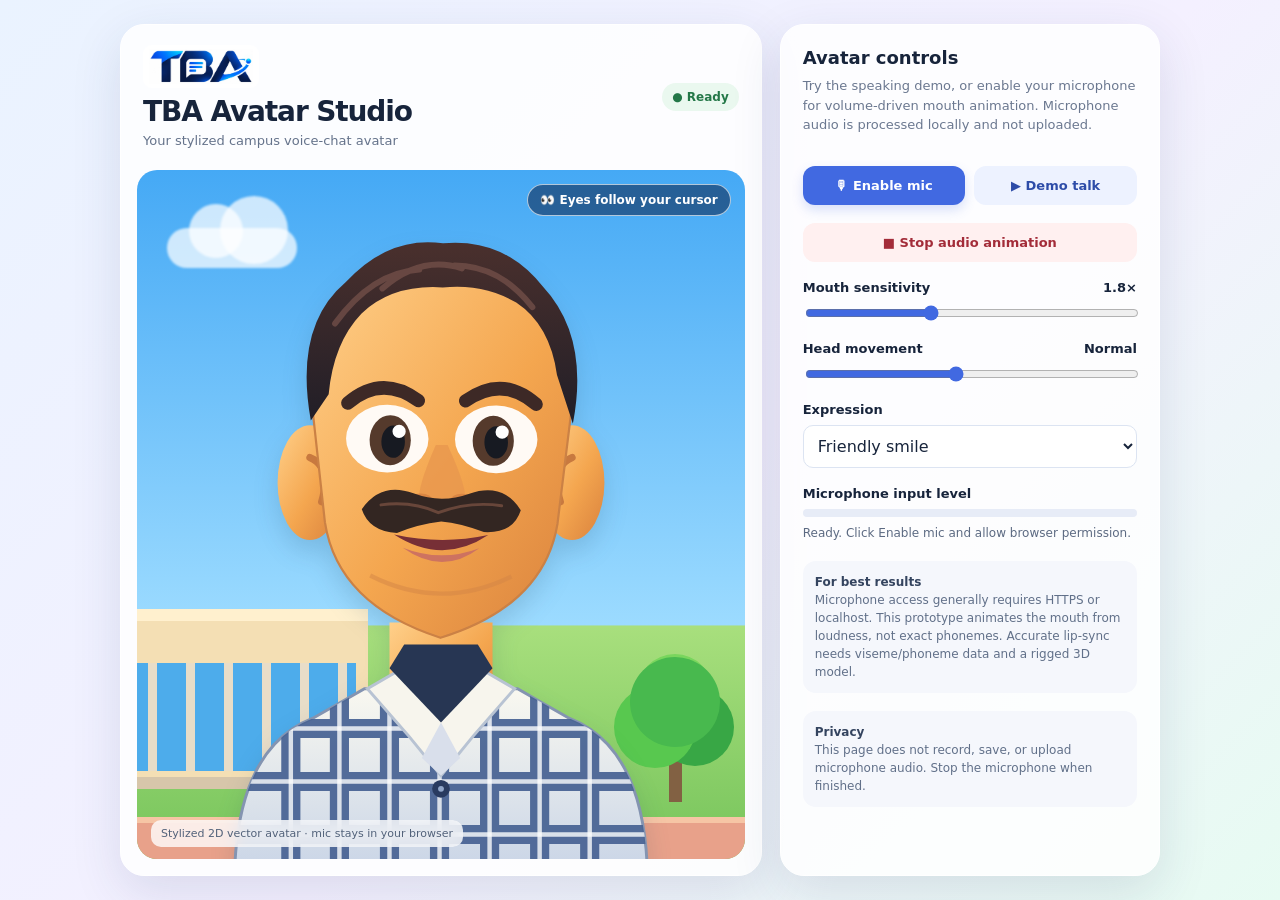
<file: demo/Live_Avatar_Cursor_Eyes_Demo.html>
<!doctype html>
<html lang="en">
<head>
<meta charset="utf-8">
<meta name="viewport" content="width=device-width, initial-scale=1">
<title>TBA Avatar Studio · Cursor-following Eyes</title>
<style>
  :root { color-scheme: light; --ink:#17243b; --blue:#4169e1; --panel:#ffffffd9; }
  * { box-sizing:border-box }
  body { margin:0; min-height:100vh; font-family:Inter,ui-sans-serif,system-ui,-apple-system,Segoe UI,Roboto,sans-serif; color:var(--ink);
    background:linear-gradient(135deg,#eaf3ff,#f4f0ff 55%,#e7fbf2); display:flex; justify-content:center; padding:24px; }
  .app { width:min(1040px,100%); display:grid; grid-template-columns:minmax(0,1.35fr) minmax(270px,.8fr); gap:18px; align-items:stretch; }
  .card { background:var(--panel); border:1px solid #ffffff; border-radius:24px; box-shadow:0 16px 50px #243b6520; overflow:hidden; }
  .preview { min-height:620px; display:flex; flex-direction:column; }
  .topbar { padding:20px 22px 10px; display:flex; align-items:center; justify-content:space-between; gap:12px; }
  .studio-brand { width:116px; display:block; background:#fff; border-radius:9px; padding:4px 6px; margin-bottom:7px; }
  .studio-brand img { display:block; width:100%; height:auto; }
  h1 { font-size:clamp(20px,3vw,28px); margin:0; letter-spacing:-.04em; }
  .sub { color:#65738b; font-size:13px; margin-top:5px; }
  .status { border-radius:999px; background:#eaf8ef; color:#237747; padding:7px 10px; font-size:12px; font-weight:700; white-space:nowrap; }
  .scene { margin:12px 16px 16px; flex:1; min-height:475px; border-radius:20px; position:relative; overflow:hidden; background:linear-gradient(#45a9f5 0%,#9cdbff 66%,#a8df7d 66.2%,#76c45b 100%); }
  .cloud { position:absolute; width:130px; height:40px; border-radius:50px; background:#ffffffb8; top:58px; left:5%; filter:blur(1px); }
  .cloud:before,.cloud:after { content:""; position:absolute; background:inherit; border-radius:50%; }
  .cloud:before { width:54px;height:54px;left:22px;top:-24px }.cloud:after{width:68px;height:68px;left:53px;top:-32px}
  .building { position:absolute; left:-5%; bottom:70px; width:43%; height:180px; background:#f4dfb4; border-top:12px solid #fff0ce; box-shadow:inset 0 -12px #d7c6aa; }
  .building:before { content:""; position:absolute; inset:42px 12px 18px; background:repeating-linear-gradient(90deg,#4daceb 0 29px,#e8ddc8 29px 38px); }
  .tree { position:absolute; right:4%; bottom:57px; width:90px; height:145px; }
  .tree:before { content:""; position:absolute; left:39px; bottom:0; width:13px; height:75px; background:#826143; }
  .tree:after { content:""; position:absolute; left:0; top:0; width:90px; height:90px; border-radius:50%; background:#48b94e; box-shadow:-20px 25px 0 -4px #58c84f,20px 25px 0 -6px #38a745,0 -10px 0 -7px #79d65d; }
  .path { position:absolute; bottom:0; left:0; right:0; height:42px; background:#e8a18a; border-top:6px solid #f6c5a5; }
  .avatar { position:absolute; width:min(94%,530px); left:50%; bottom:-5px; transform:translateX(-50%); filter:drop-shadow(0 12px 12px #20415c2a); transform-origin:50% 100%; }
  .avatar svg { display:block; width:100%; height:auto; overflow:visible; }
  #head { transform-origin:180px 260px; animation:idleHead 5s ease-in-out infinite; }
  #mouth { transform-origin:180px 229px; }
  .speaking #mouth { animation:demoTalk .22s ease-in-out infinite alternate; }
  .blink { transform-origin:center; }
  .gaze-note { position:absolute;top:14px;right:14px;border:1px solid #ffffffa6;border-radius:999px;padding:8px 12px;background:#112e599b;color:#fff;font-size:12px;font-weight:700;z-index:3;pointer-events:none; }
  .footer-note { position:absolute; left:14px; bottom:12px; padding:7px 10px; border-radius:10px; background:#ffffffc9; font-size:11px; color:#52627a; backdrop-filter:blur(8px); }
  @keyframes idleHead { 0%,100%{transform:rotate(0deg) translateY(0)} 30%{transform:rotate(1deg) translateY(-1px)} 65%{transform:rotate(-1deg) translateY(1px)} }
  @keyframes demoTalk { from{transform:scaleY(.7)} to{transform:scaleY(1.28)} }
  .controls { padding:22px; display:flex; flex-direction:column; gap:18px; }
  .controls h2 { margin:0; font-size:18px; }
  .desc { color:#6b7890; font-size:13px; line-height:1.5; margin-top:-10px; }
  .button-row { display:grid; grid-template-columns:1fr 1fr; gap:9px; }
  button { border:0; border-radius:12px; padding:12px 14px; font:inherit; font-size:13px; font-weight:750; cursor:pointer; transition:transform .15s,filter .15s; }
  button:hover { filter:brightness(.97); transform:translateY(-1px) } button:active{transform:translateY(0)}
  .primary { background:var(--blue); color:white; box-shadow:0 5px 12px #4169e133; }
  .secondary { background:#edf2ff; color:#2d4ca8; }
  .stop { background:#fff0f0; color:#a32c39; }
  .full { width:100%; }
  .setting { display:grid; gap:8px; }
  .setting label { font-size:13px; font-weight:700; display:flex; justify-content:space-between; }
  input[type=range] { width:100%; accent-color:var(--blue); }
  select { width:100%; border:1px solid #dce4f2; border-radius:10px; padding:10px; background:white; color:var(--ink); font:inherit; }
  .meter { height:8px; background:#e7ecf7; border-radius:99px; overflow:hidden; }
  .meter-fill { width:0%; height:100%; background:linear-gradient(90deg,#5f8cff,#46d5a2); transition:width .07s; }
  .hint { border-radius:13px; padding:12px; background:#f5f7fc; font-size:12px; color:#617089; line-height:1.5; }
  .hint strong { color:#34445f; }
  .status-line { min-height:18px; font-size:12px; color:#5c6a82; line-height:1.4; }
  @media(max-width:760px) { body{padding:12px}.app{grid-template-columns:1fr}.preview{min-height:560px}.scene{min-height:440px}.controls{padding:18px} }
  @media(prefers-reduced-motion:reduce){*,*:before,*:after{animation:none!important;transition:none!important}}
</style>
</head>
<body>
<main class="app">
  <section class="card preview">
    <div class="topbar">
      <div><span class="studio-brand"><img src="../static/assets/tba-logo.webp" alt="TBA" /></span><h1>TBA Avatar Studio</h1><div class="sub">Your stylized campus voice-chat avatar</div></div>
      <span class="status" id="badge">● Ready</span>
    </div>
    <div class="scene" id="scene">
      <div class="cloud"></div><div class="building"></div><div class="tree"></div><div class="path"></div>
      <div class="gaze-note">👀 Eyes follow your cursor</div>
      <div class="avatar" id="avatar">
        <svg viewBox="0 0 360 470" role="img" aria-label="Stylized cartoon man with short dark hair, moustache and blue checked shirt">
          <defs>
            <linearGradient id="skin" x1="0" y1="0" x2="1" y2="1"><stop stop-color="#ffd08a"/><stop offset=".55" stop-color="#f4a64f"/><stop offset="1" stop-color="#d9813d"/></linearGradient>
            <linearGradient id="shirt" x1="0" y1="0" x2="0" y2="1"><stop stop-color="#f9f8f0"/><stop offset="1" stop-color="#cbd6e7"/></linearGradient>
            <linearGradient id="hair" x1="0" y1="0" x2="0" y2="1"><stop stop-color="#4a302d"/><stop offset="1" stop-color="#211e27"/></linearGradient>
            <clipPath id="shirtClip"><path d="M40 470 Q44 390 93 371 L128 351 L232 351 L267 371 Q316 390 320 470Z"/></clipPath>
          </defs>
          <!-- neck and shoulders -->
          <path d="M145 306 L145 370 Q180 399 215 370 L215 306Z" fill="url(#skin)"/>
          <path d="M40 470 Q44 390 93 371 L128 351 L232 351 L267 371 Q316 390 320 470Z" fill="url(#shirt)" stroke="#8494b1" stroke-width="2"/>
          <g clip-path="url(#shirtClip)" opacity=".95">
            <path d="M78 350V480 M111 350V480 M145 350V480 M179 350V480 M213 350V480 M247 350V480 M281 350V480" stroke="#4a6595" stroke-width="13"/>
            <path d="M25 378H335 M25 414H335 M25 450H335" stroke="#4a6595" stroke-width="13"/>
            <path d="M78 350V480 M111 350V480 M145 350V480 M179 350V480 M213 350V480 M247 350V480 M281 350V480" stroke="#fff" stroke-width="3" opacity=".8"/>
            <path d="M25 378H335 M25 414H335 M25 450H335" stroke="#fff" stroke-width="3" opacity=".8"/>
          </g>
          <path d="M130 351 L158 383 L180 410 L202 383 L230 351 L211 340 L149 340Z" fill="#f7f5ed" stroke="#b8c3d3" stroke-width="2"/>
          <path d="M145 337 L180 374 L215 337 L205 321 L155 321Z" fill="#273653"/>
          <path d="M180 374 L167 398 L180 410 L193 398Z" fill="#d9dfeb"/>
          <circle cx="180" cy="419" r="6" fill="#293b60"/><circle cx="180" cy="419" r="2" fill="#91a6c9"/>
          <!-- ears -->
          <ellipse cx="91" cy="211" rx="22" ry="39" fill="url(#skin)"/><ellipse cx="269" cy="211" rx="22" ry="39" fill="url(#skin)"/>
          <path d="M91 194 Q106 200 99 224 M269 194 Q254 200 261 224" fill="none" stroke="#c8793f" stroke-width="5" stroke-linecap="round"/>
          <g id="head">
            <!-- face -->
            <path d="M91 152 Q91 75 180 65 Q269 75 269 152 L259 238 Q250 294 180 316 Q110 294 101 238Z" fill="url(#skin)" stroke="#cb8145" stroke-width="1.5"/>
            <!-- hair cap -->
            <path d="M91 169 Q79 105 114 75 Q143 43 180 48 Q222 44 248 77 Q280 111 269 170 L258 137 Q253 103 230 88 Q208 75 180 78 Q146 76 125 96 Q106 116 103 151Z" fill="url(#hair)"/>
            <path d="M107 103 Q132 68 164 66 M139 79 Q165 56 193 65 M188 63 Q219 63 241 91" fill="none" stroke="#74504a" stroke-width="4" stroke-linecap="round" opacity=".75"/>
            <!-- brows -->
            <path d="M116 157 Q139 137 164 155 M196 155 Q221 137 244 157" fill="none" stroke="#3d2926" stroke-width="9" stroke-linecap="round"/>
            <!-- eyes whites -->
            <g id="eyeWhites"><ellipse cx="143" cy="181" rx="28" ry="23" fill="#fffaf5"/><ellipse cx="217" cy="181" rx="28" ry="23" fill="#fffaf5"/></g>
            <g id="pupils"><ellipse cx="145" cy="182" rx="14" ry="17" fill="#553a2c"/><ellipse cx="215" cy="182" rx="14" ry="17" fill="#553a2c"/><ellipse cx="147" cy="183" rx="8" ry="11" fill="#171a22"/><ellipse cx="217" cy="183" rx="8" ry="11" fill="#171a22"/><circle cx="151" cy="176" r="4.5" fill="white"/><circle cx="221" cy="176" r="4.5" fill="white"/></g>
            <g id="lids" opacity="0"><path d="M114 181 Q143 151 171 181Z M189 181 Q217 151 246 181Z" fill="#d88a4b"/></g>
            <!-- nose -->
            <path d="M176 185 Q163 215 165 224 Q180 235 196 223 Q198 215 184 185" fill="#e9984e" opacity=".8"/>
            <ellipse cx="166" cy="223" rx="8" ry="5" fill="#d98543"/><ellipse cx="194" cy="223" rx="8" ry="5" fill="#d98543"/>
            <!-- moustache -->
            <path d="M126 229 Q139 210 161 218 Q180 225 199 218 Q222 210 234 229 Q229 245 209 244 Q193 238 180 237 Q164 239 150 245 Q131 244 126 229Z" fill="#332622"/>
            <path d="M139 226 Q160 223 178 231 Q199 223 221 226" fill="none" stroke="#68463a" stroke-width="2" stroke-linecap="round"/>
            <!-- mouth: animated opening under moustache -->
            <g id="mouth">
              <path id="mouthInside" d="M148 246 Q180 259 212 246 Q181 277 148 246Z" fill="#772f36"/>
              <path id="teeth" d="M154 249 Q180 258 206 249 Q200 259 180 260 Q160 259 154 249Z" fill="#fff1dc" opacity=".8"/>
              <path id="lowerLip" d="M154 258 Q180 268 206 258 Q181 278 154 258Z" fill="#c86c64" opacity=".85"/>
            </g>
            <path d="M132 274 Q180 298 228 274" fill="none" stroke="#d48646" stroke-width="3" opacity=".5"/>
            <!-- blink overlays -->
            <g id="blinkL" opacity="0"><path d="M115 180 Q143 151 171 180 Q143 191 115 180Z" fill="#efaa59"/></g>
            <g id="blinkR" opacity="0"><path d="M189 180 Q217 151 246 180 Q217 191 189 180Z" fill="#efaa59"/></g>
          </g>
        </svg>
      </div>
      <div class="footer-note">Stylized 2D vector avatar · mic stays in your browser</div>
    </div>
  </section>
  <aside class="card controls">
    <h2>Avatar controls</h2>
    <p class="desc">Try the speaking demo, or enable your microphone for volume-driven mouth animation. Microphone audio is processed locally and not uploaded.</p>
    <div class="button-row">
      <button class="primary" id="micBtn">🎙 Enable mic</button>
      <button class="secondary" id="demoBtn">▶ Demo talk</button>
    </div>
    <button class="stop full" id="stopBtn">■ Stop audio animation</button>
    <div class="setting">
      <label for="mouthGain">Mouth sensitivity <span id="gainVal">1.8×</span></label>
      <input id="mouthGain" type="range" min="0.5" max="4" step="0.1" value="1.8">
    </div>
    <div class="setting">
      <label for="headMotion">Head movement <span id="headVal">Normal</span></label>
      <input id="headMotion" type="range" min="0" max="100" step="1" value="45">
    </div>
    <div class="setting">
      <label for="expression">Expression</label>
      <select id="expression"><option value="friendly">Friendly smile</option><option value="focused">Focused</option><option value="excited">Excited</option></select>
    </div>
    <div class="setting">
      <label>Microphone input level</label>
      <div class="meter"><div class="meter-fill" id="meter"></div></div>
      <div class="status-line" id="status">Ready. Click Enable mic and allow browser permission.</div>
    </div>
    <div class="hint"><strong>For best results</strong><br>Microphone access generally requires HTTPS or localhost. This prototype animates the mouth from loudness, not exact phonemes. Accurate lip-sync needs viseme/phoneme data and a rigged 3D model.</div>
    <div class="hint"><strong>Privacy</strong><br>This page does not record, save, or upload microphone audio. Stop the microphone when finished.</div>
  </aside>
</main>
<script>
(() => {
  const $ = id => document.getElementById(id);
  const scene = $('scene'), avatar = $('avatar'), head = $('head');
  const mouth = $('mouth'), mouthInside = $('mouthInside'), teeth = $('teeth'), lowerLip = $('lowerLip');
  const blinkL = $('blinkL'), blinkR = $('blinkR'), pupils = $('pupils'), eyeWhites = $('eyeWhites');
  const badge = $('badge'), status = $('status'), meter = $('meter');
  let audioContext = null, analyser = null, stream = null, source = null, raf = 0, demo = false;
  let currentLevel = 0, smoothed = 0, lastBlink = performance.now() + 1600, blinkStart = 0;
  let gain = 1.8, headAmount = 0.45, expression = 'friendly';
  let gazeX = 0, gazeY = 0, targetX = 0, targetY = 0;
  const reducedMotion = matchMedia('(prefers-reduced-motion: reduce)').matches;

  // The eye whites are fixed to the animated head; move only the pupil group.
  // The gaze responds to mouse position without needing a webcam or server.
  function lookAt(x, y) {
    if (reducedMotion) return;
    const bounds = eyeWhites.getBoundingClientRect();
    if (!bounds.width || !bounds.height) return;
    const dx = x - bounds.left - bounds.width / 2;
    const dy = y - bounds.top - bounds.height / 2;
    const angle = Math.atan2(dy, dx);
    const distance = Math.min(1, Math.hypot(dx / 155, dy / 130));
    targetX = Math.cos(angle) * distance * 8.5;
    targetY = Math.sin(angle) * distance * 5.5;
  }
  function resetGaze() { targetX = 0; targetY = 0; }
  window.addEventListener('pointermove', event => {
    if (event.pointerType === 'touch' && !scene.contains(event.target)) return;
    lookAt(event.clientX, event.clientY);
  }, {passive:true});
  window.addEventListener('pointerout', event => { if (!event.relatedTarget) resetGaze(); });
  window.addEventListener('blur', resetGaze);
  window.addEventListener('pointerup', event => { if (event.pointerType === 'touch') resetGaze(); });

  function setStatus(text, state='ready') {
    status.textContent = text;
    badge.textContent = state === 'live' ? '● Mic live' : state === 'talk' ? '● Speaking' : '● Ready';
    badge.style.background = state === 'live' ? '#e6f8ef' : state === 'talk' ? '#fff2dc' : '#eaf8ef';
    badge.style.color = state === 'live' ? '#237747' : state === 'talk' ? '#996000' : '#237747';
  }
  function setMouth(level) {
    const open = Math.max(0, Math.min(1, level));
    const y = 246 + open * 5;
    mouthInside.setAttribute('d', `M148 246 Q180 ${y + 7} 212 246 Q181 ${267 + open*9} 148 246Z`);
    teeth.setAttribute('opacity', String(Math.max(0, Math.min(.95, open * 1.4))));
    lowerLip.setAttribute('d', `M154 ${255+open*4} Q180 ${265+open*10} 206 ${255+open*4} Q181 ${274+open*7} 154 ${255+open*4}Z`);
    mouth.setAttribute('transform', `translate(0 ${open*1.5})`);
    avatar.classList.toggle('speaking', demo);
  }
  function blink(now) {
    if (!reducedMotion && !blinkStart && now > lastBlink) blinkStart = now;
    if (blinkStart) {
      const p = Math.min(1, (now - blinkStart) / 150);
      const opacity = p < .5 ? p*2 : (1-p)*2;
      blinkL.setAttribute('opacity', opacity.toFixed(2));
      blinkR.setAttribute('opacity', opacity.toFixed(2));
      if (p >= 1) { blinkStart = 0; lastBlink = now + 2200 + Math.random()*2600; blinkL.setAttribute('opacity','0'); blinkR.setAttribute('opacity','0'); }
    }
  }
  function animate(now) {
    raf = requestAnimationFrame(animate);
    let level = 0;
    if (analyser && !demo) {
      const data = new Uint8Array(analyser.fftSize);
      analyser.getByteTimeDomainData(data);
      let sum = 0;
      for (let i=0;i<data.length;i++) { const v = (data[i]-128)/128; sum += v*v; }
      level = Math.sqrt(sum/data.length) * gain * 3.5;
      level = Math.min(1, level);
      currentLevel = level;
    } else if (demo) {
      level = .22 + Math.abs(Math.sin(now/105))*.52 + Math.abs(Math.sin(now/63))*.12;
      level = Math.min(1, level);
    }
    smoothed += (level - smoothed) * (level > smoothed ? .45 : .17);
    setMouth(smoothed);
    meter.style.width = `${Math.min(100, smoothed*100)}%`;
    blink(now);
    const sway = Math.sin(now/1700)*headAmount*1.5;
    const nod = Math.sin(now/1100)*headAmount*1.1;
    head.style.animation = 'none';
    head.style.transform = `rotate(${sway}deg) translateY(${nod}px)`;
    gazeX += (targetX - gazeX) * .16;
    gazeY += (targetY - gazeY) * .16;
    pupils.setAttribute('transform', `translate(${gazeX.toFixed(2)} ${gazeY.toFixed(2)})`);
  }
  function startAnimation() { if (!raf) raf = requestAnimationFrame(animate); }
  async function startMic() {
    if (!navigator.mediaDevices || !navigator.mediaDevices.getUserMedia) {
      setStatus('Microphone unavailable. Open this page on HTTPS or localhost.', 'ready'); return;
    }
    try {
      stopAll(false);
      stream = await navigator.mediaDevices.getUserMedia({audio:{echoCancellation:true, noiseSuppression:true, autoGainControl:true}, video:false});
      audioContext = new (window.AudioContext || window.webkitAudioContext)();
      analyser = audioContext.createAnalyser(); analyser.fftSize = 1024; analyser.smoothingTimeConstant = .72;
      source = audioContext.createMediaStreamSource(stream); source.connect(analyser);
      demo = false; startAnimation();
      $('micBtn').textContent = '🎙 Mic enabled';
      setStatus('Listening locally. Speak to animate the mouth.', 'live');
    } catch (err) {
      setStatus(err && err.name === 'NotAllowedError' ? 'Mic permission denied. Allow access in browser settings.' : 'Could not start microphone: ' + (err.message || err), 'ready');
    }
  }
  function startDemo() {
    stopAll(false); demo = true; startAnimation(); $('micBtn').textContent='🎙 Enable mic';
    setStatus('Demo speaking animation is running.', 'talk');
  }
  function stopAll(update=true) {
    demo = false; analyser = null; currentLevel = 0; smoothed = 0;
    if (source) { try { source.disconnect(); } catch(e){} source = null; }
    if (stream) { stream.getTracks().forEach(t=>t.stop()); stream = null; }
    if (audioContext) { audioContext.close().catch(()=>{}); audioContext = null; }
    meter.style.width='0%'; setMouth(0); $('micBtn').textContent='🎙 Enable mic';
    if (update) setStatus('Stopped. Audio is no longer being processed.', 'ready');
  }
  $('micBtn').addEventListener('click', startMic);
  $('demoBtn').addEventListener('click', startDemo);
  $('stopBtn').addEventListener('click', () => stopAll(true));
  $('mouthGain').addEventListener('input', e => { gain=Number(e.target.value); $('gainVal').textContent=gain.toFixed(1)+'×'; });
  $('headMotion').addEventListener('input', e => { headAmount=Number(e.target.value)/100; $('headVal').textContent=headAmount===0?'Off':headAmount<.35?'Subtle':headAmount<.7?'Normal':'Expressive'; });
  $('expression').addEventListener('change', e => {
    expression=e.target.value;
    const brows = head.querySelectorAll('path');
    if(expression==='focused') { head.style.filter='saturate(.95)'; mouthInside.setAttribute('opacity','.75'); }
    else if(expression==='excited') { head.style.filter='saturate(1.12)'; mouthInside.setAttribute('opacity','1'); }
    else { head.style.filter='none'; mouthInside.setAttribute('opacity','1'); }
  });
  window.addEventListener('pagehide', () => { stopAll(false); resetGaze(); });
  startAnimation();
})();
</script>
</body>
</html>
</file>
